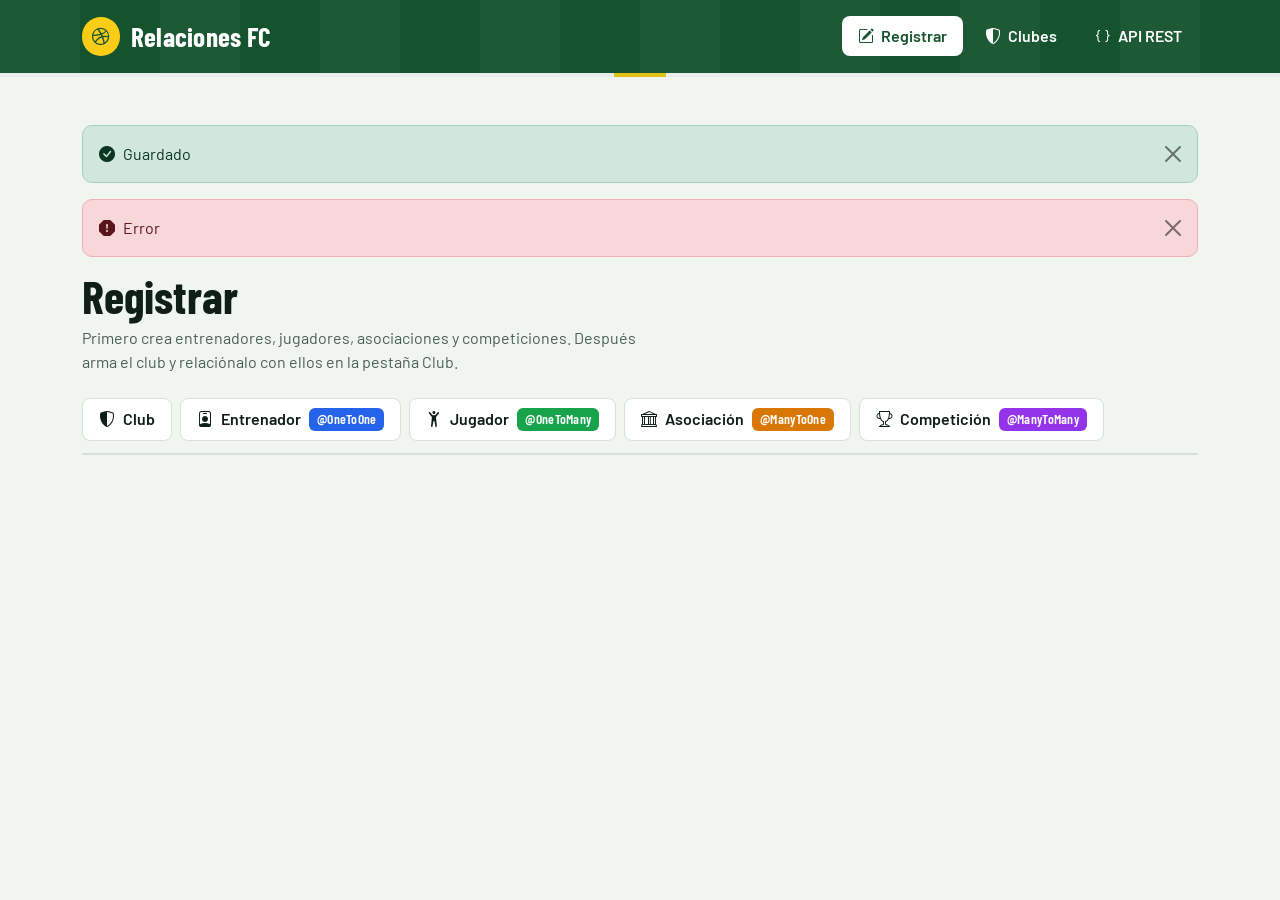
<file: src/main/resources/templates/index.html>
<!DOCTYPE html>
<html lang="es" xmlns:th="http://www.thymeleaf.org">
<head>
  <meta charset="UTF-8">
  <meta name="viewport" content="width=device-width, initial-scale=1">
  <title>Registrar | Relaciones FC</title>
  <link rel="stylesheet" href="https://cdn.jsdelivr.net/npm/bootstrap@5.3.3/dist/css/bootstrap.min.css">
  <link rel="stylesheet" href="https://cdn.jsdelivr.net/npm/bootstrap-icons@1.11.3/font/bootstrap-icons.min.css">
  <link rel="preconnect" href="https://fonts.googleapis.com">
  <link rel="preconnect" href="https://fonts.gstatic.com" crossorigin>
  <link rel="stylesheet" href="https://fonts.googleapis.com/css2?family=Barlow+Condensed:wght@600;700&family=Barlow:wght@400;500;600&display=swap">
  <link rel="stylesheet" href="../static/css/estadio.css" th:href="@{/css/estadio.css}">
</head>
<body>

<!-- ===== Encabezado para moverse entre las páginas ===== -->
<header class="marcador">
  <div class="container d-flex flex-wrap align-items-center justify-content-between gap-3 py-3">
    <a class="marca" th:href="@{/}">
      <span class="marca-balon"><i class="bi bi-dribbble"></i></span> Relaciones FC
    </a>
    <nav class="menu" aria-label="Secciones">
      <a class="activo" aria-current="page" th:href="@{/}"><i class="bi bi-pencil-square"></i> Registrar</a>
      <a th:href="@{/listar}"><i class="bi bi-shield-shaded"></i> Clubes</a>
      <a th:href="@{/api/clubes}" target="_blank"><i class="bi bi-braces"></i> API REST</a>
    </nav>
  </div>
</header>

<main class="container py-4 py-lg-5">

  <!-- Mensajes del controlador -->
  <div th:if="${ok}" class="alert alert-success alert-dismissible fade show d-flex gap-2" role="status">
    <i class="bi bi-check-circle-fill"></i><span th:text="${ok}">Guardado</span>
    <button type="button" class="btn-close" data-bs-dismiss="alert" aria-label="Cerrar"></button>
  </div>
  <div th:if="${error}" class="alert alert-danger alert-dismissible fade show d-flex gap-2" role="alert">
    <i class="bi bi-exclamation-octagon-fill"></i><span th:text="${error}">Error</span>
    <button type="button" class="btn-close" data-bs-dismiss="alert" aria-label="Cerrar"></button>
  </div>

  <div class="titulo mb-4">
    <h1>Registrar</h1>
    <p>Primero crea entrenadores, jugadores, asociaciones y competiciones. Después arma el club y relaciónalo con ellos en la pestaña Club.</p>
  </div>

  <!-- Pestañas: una por entidad -->
  <ul class="nav pestanas" role="tablist">
    <li class="nav-item" role="presentation">
      <button class="nav-link" th:classappend="${pestana == 'club'} ? 'active'" type="button"
              data-bs-toggle="pill" data-bs-target="#tab-club" role="tab" aria-controls="tab-club"><i class="bi bi-shield-shaded"></i> Club</button>
    </li>
    <li class="nav-item" role="presentation">
      <button class="nav-link" th:classappend="${pestana == 'entrenador'} ? 'active'" type="button"
              data-bs-toggle="pill" data-bs-target="#tab-entrenador" role="tab" aria-controls="tab-entrenador"><i class="bi bi-person-badge"></i> Entrenador <span class="rel rel-11">@OneToOne</span></button>
    </li>
    <li class="nav-item" role="presentation">
      <button class="nav-link" th:classappend="${pestana == 'jugador'} ? 'active'" type="button"
              data-bs-toggle="pill" data-bs-target="#tab-jugador" role="tab" aria-controls="tab-jugador"><i class="bi bi-person-arms-up"></i> Jugador <span class="rel rel-1n">@OneToMany</span></button>
    </li>
    <li class="nav-item" role="presentation">
      <button class="nav-link" th:classappend="${pestana == 'asociacion'} ? 'active'" type="button"
              data-bs-toggle="pill" data-bs-target="#tab-asociacion" role="tab" aria-controls="tab-asociacion"><i class="bi bi-bank"></i> Asociación <span class="rel rel-n1">@ManyToOne</span></button>
    </li>
    <li class="nav-item" role="presentation">
      <button class="nav-link" th:classappend="${pestana == 'competicion'} ? 'active'" type="button"
              data-bs-toggle="pill" data-bs-target="#tab-competicion" role="tab" aria-controls="tab-competicion"><i class="bi bi-trophy"></i> Competición <span class="rel rel-nm">@ManyToMany</span></button>
    </li>
  </ul>

  <div class="tab-content">

    <!-- ===================== CLUB ===================== -->
    <section class="tab-pane fade" th:classappend="${pestana == 'club'} ? 'show active'" id="tab-club" role="tabpanel">
      <div class="row g-4">
        <div class="col-lg-7">
          <form class="panel" th:action="@{/clubes/guardar}" th:object="${clubForm}" method="post">
            <h2 th:text="*{id == null} ? 'Nuevo club' : 'Editar club #' + *{id}">Nuevo club</h2>
            <input type="hidden" th:field="*{id}">

            <div class="mb-3">
              <label class="form-label" for="c-nombre">Nombre del club</label>
              <input type="text" class="form-control" id="c-nombre" th:field="*{nombre}" placeholder="Ej. Millonarios" required>
            </div>

            <div class="row g-3 mb-3">
              <div class="col-md-6">
                <label class="form-label" for="c-entrenador">Entrenador <span class="rel rel-11">@OneToOne</span></label>
                <select class="form-select" id="c-entrenador" th:field="*{entrenadorId}">
                  <option value="">Sin entrenador</option>
                  <option th:each="e : ${entrenadoresLibres}" th:value="${e.id}"
                          th:text="${e.nombreCompleto()} + ' (' + ${e.nacionalidad} + ')'">Alberto Gamero</option>
                </select>
                <div class="ayuda mt-1">Solo aparecen entrenadores que no dirigen otro club.</div>
              </div>
              <div class="col-md-6">
                <label class="form-label" for="c-asociacion">Asociación <span class="rel rel-n1">@ManyToOne</span></label>
                <select class="form-select" id="c-asociacion" th:field="*{asociacionId}">
                  <option value="">Sin asociación</option>
                  <option th:each="a : ${listaAsociaciones}" th:value="${a.id}"
                          th:text="${a.siglas} + ' - ' + ${a.nombre}">FCF</option>
                </select>
              </div>
            </div>

            <fieldset class="mb-3">
              <legend class="form-label">Plantel <span class="rel rel-1n">@OneToMany</span></legend>
              <div class="casillas" th:unless="${#lists.isEmpty(jugadoresLibres)}">
                <label class="casilla" th:each="j : ${jugadoresLibres}">
                  <input class="form-check-input" type="checkbox" th:field="*{jugadoresIds}" th:value="${j.id}">
                  <span class="dorsal dorsal-sm" th:text="${j.numero}">10</span>
                  <span th:text="${j.nombreCompleto()}">David Macalister Silva</span>
                </label>
              </div>
              <p class="vacio-mini" th:if="${#lists.isEmpty(jugadoresLibres)}">No hay jugadores libres. Créalos en la pestaña Jugador.</p>
            </fieldset>

            <fieldset class="mb-4">
              <legend class="form-label">Competiciones <span class="rel rel-nm">@ManyToMany</span></legend>
              <div class="casillas" th:unless="${#lists.isEmpty(listaCompeticiones)}">
                <label class="casilla" th:each="co : ${listaCompeticiones}">
                  <input class="form-check-input" type="checkbox" th:field="*{competicionesIds}" th:value="${co.id}">
                  <i class="bi bi-trophy text-warning"></i>
                  <span th:text="${co.nombre}">Copa Libertadores</span>
                </label>
              </div>
              <p class="vacio-mini" th:if="${#lists.isEmpty(listaCompeticiones)}">No hay competiciones. Créalas en la pestaña Competición.</p>
            </fieldset>

            <div class="d-flex flex-wrap gap-2">
              <button type="submit" class="btn btn-cancha"><i class="bi bi-check2-circle me-1"></i>
                <span th:text="*{id == null} ? 'Guardar club' : 'Guardar cambios'">Guardar club</span></button>
              <a class="btn btn-linea" th:if="*{id != null}" th:href="@{/}">Cancelar</a>
            </div>
          </form>
        </div>

        <div class="col-lg-5">
          <div class="panel">
            <h2>Clubes registrados <span class="text-secondary" th:text="'(' + ${#lists.size(listaClubes)} + ')'">(0)</span></h2>
            <ul class="registrados" th:unless="${#lists.isEmpty(listaClubes)}">
              <li th:each="c : ${listaClubes}">
                <span class="siglas" th:text="${#strings.substring(c.nombre, 0, 1)}">M</span>
                <div class="datos">
                  <strong th:text="${c.nombre}">Millonarios</strong>
                  <small th:text="${#lists.size(c.jugadores)} + ' jugadores · ' + ${#lists.size(c.competiciones)} + ' competiciones'">0 jugadores</small>
                </div>
                <div class="acciones">
                  <a class="btn btn-sm btn-linea" th:href="@{/clubes/{id}/editar(id=${c.id})}" title="Editar" aria-label="Editar"><i class="bi bi-pencil"></i></a>
                </div>
              </li>
            </ul>
            <p class="vacio-mini" th:if="${#lists.isEmpty(listaClubes)}">Aún no hay clubes.</p>
            <a class="btn btn-linea w-100 mt-3" th:href="@{/listar}">Ver clubes con todas sus relaciones</a>
          </div>
        </div>
      </div>
    </section>

    <!-- ===================== ENTRENADOR ===================== -->
    <section class="tab-pane fade" th:classappend="${pestana == 'entrenador'} ? 'show active'" id="tab-entrenador" role="tabpanel">
      <div class="row g-4">
        <div class="col-lg-5">
          <form class="panel" th:action="@{/entrenadores/guardar}" th:object="${entrenador}" method="post">
            <h2 th:text="*{id == null} ? 'Nuevo entrenador' : 'Editar entrenador #' + *{id}">Nuevo entrenador</h2>
            <input type="hidden" th:field="*{id}">
            <div class="row g-3">
              <div class="col-sm-6">
                <label class="form-label" for="e-nombre">Nombre</label>
                <input type="text" class="form-control" id="e-nombre" th:field="*{nombre}" placeholder="Alberto" required>
              </div>
              <div class="col-sm-6">
                <label class="form-label" for="e-apellido">Apellido</label>
                <input type="text" class="form-control" id="e-apellido" th:field="*{apellido}" placeholder="Gamero" required>
              </div>
              <div class="col-sm-4">
                <label class="form-label" for="e-edad">Edad</label>
                <input type="number" class="form-control" id="e-edad" th:field="*{edad}" min="18" max="100" required>
              </div>
              <div class="col-sm-8">
                <label class="form-label" for="e-nacionalidad">Nacionalidad</label>
                <input type="text" class="form-control" id="e-nacionalidad" th:field="*{nacionalidad}" placeholder="Colombiana">
              </div>
            </div>
            <div class="d-flex gap-2 mt-4">
              <button type="submit" class="btn btn-cancha"><i class="bi bi-check2-circle me-1"></i>Guardar entrenador</button>
              <a class="btn btn-linea" th:if="*{id != null}" th:href="@{/(pestana='entrenador')}">Cancelar</a>
            </div>
          </form>
        </div>
        <div class="col-lg-7">
          <div class="panel">
            <h2>Entrenadores <span class="text-secondary" th:text="'(' + ${#lists.size(listaEntrenadores)} + ')'">(0)</span></h2>
            <ul class="registrados" th:unless="${#lists.isEmpty(listaEntrenadores)}">
              <li th:each="e : ${listaEntrenadores}">
                <i class="bi bi-person-badge fs-4 text-primary"></i>
                <div class="datos">
                  <strong th:text="${e.nombreCompleto()}">Alberto Gamero</strong>
                  <small th:text="${e.edad} + ' años · ' + ${e.nacionalidad}">62 años · Colombiana</small>
                </div>
                <span class="estado estado-ocupado" th:if="${clubDelEntrenador.containsKey(e.id)}"
                      th:text="'Dirige ' + ${clubDelEntrenador.get(e.id)}">Dirige Millonarios</span>
                <span class="estado estado-libre" th:unless="${clubDelEntrenador.containsKey(e.id)}">Libre</span>
                <div class="acciones">
                  <a class="btn btn-sm btn-linea" th:href="@{/entrenadores/{id}/editar(id=${e.id})}" title="Editar" aria-label="Editar"><i class="bi bi-pencil"></i></a>
                  <form class="d-inline" method="post" th:action="@{/entrenadores/{id}/eliminar(id=${e.id})}"
                      onsubmit="return confirm('¿Eliminar este entrenador?');">
                  <button type="submit" class="btn btn-sm btn-linea text-danger" title="Eliminar" aria-label="Eliminar"><i class="bi bi-trash"></i></button>
                </form>
                </div>
              </li>
            </ul>
            <p class="vacio-mini" th:if="${#lists.isEmpty(listaEntrenadores)}">Aún no hay entrenadores.</p>
          </div>
        </div>
      </div>
    </section>

    <!-- ===================== JUGADOR ===================== -->
    <section class="tab-pane fade" th:classappend="${pestana == 'jugador'} ? 'show active'" id="tab-jugador" role="tabpanel">
      <div class="row g-4">
        <div class="col-lg-5">
          <form class="panel" th:action="@{/jugadores/guardar}" th:object="${jugador}" method="post">
            <h2 th:text="*{id == null} ? 'Nuevo jugador' : 'Editar jugador #' + *{id}">Nuevo jugador</h2>
            <input type="hidden" th:field="*{id}">
            <div class="row g-3">
              <div class="col-sm-6">
                <label class="form-label" for="j-nombre">Nombre</label>
                <input type="text" class="form-control" id="j-nombre" th:field="*{nombre}" placeholder="David" required>
              </div>
              <div class="col-sm-6">
                <label class="form-label" for="j-apellido">Apellido</label>
                <input type="text" class="form-control" id="j-apellido" th:field="*{apellido}" placeholder="Macalister Silva" required>
              </div>
              <div class="col-sm-4">
                <label class="form-label" for="j-numero">Número</label>
                <input type="number" class="form-control" id="j-numero" th:field="*{numero}" min="1" max="99" required>
              </div>
              <div class="col-sm-8">
                <label class="form-label" for="j-posicion">Posición</label>
                <select class="form-select" id="j-posicion" th:field="*{posicion}" required>
                  <option value="">Elige una posición</option>
                  <option value="Portero">Portero</option>
                  <option value="Defensa">Defensa</option>
                  <option value="Volante">Volante</option>
                  <option value="Delantero">Delantero</option>
                </select>
              </div>
            </div>
            <p class="ayuda mt-3 mb-0">El jugador se agrega a un club desde la pestaña Club.</p>
            <div class="d-flex gap-2 mt-3">
              <button type="submit" class="btn btn-cancha"><i class="bi bi-check2-circle me-1"></i>Guardar jugador</button>
              <a class="btn btn-linea" th:if="*{id != null}" th:href="@{/(pestana='jugador')}">Cancelar</a>
            </div>
          </form>
        </div>
        <div class="col-lg-7">
          <div class="panel">
            <h2>Jugadores <span class="text-secondary" th:text="'(' + ${#lists.size(listaJugadores)} + ')'">(0)</span></h2>
            <ul class="registrados" th:unless="${#lists.isEmpty(listaJugadores)}">
              <li th:each="j : ${listaJugadores}">
                <span class="dorsal" th:text="${j.numero}">10</span>
                <div class="datos">
                  <strong th:text="${j.nombreCompleto()}">David Macalister Silva</strong>
                  <small th:text="${j.posicion}">Volante</small>
                </div>
                <span class="estado estado-ocupado" th:if="${clubDelJugador.containsKey(j.id)}"
                      th:text="${clubDelJugador.get(j.id)}">Millonarios</span>
                <span class="estado estado-libre" th:unless="${clubDelJugador.containsKey(j.id)}">Libre</span>
                <div class="acciones">
                  <a class="btn btn-sm btn-linea" th:href="@{/jugadores/{id}/editar(id=${j.id})}" title="Editar" aria-label="Editar"><i class="bi bi-pencil"></i></a>
                  <form class="d-inline" method="post" th:action="@{/jugadores/{id}/eliminar(id=${j.id})}"
                      onsubmit="return confirm('¿Eliminar este jugador?');">
                  <button type="submit" class="btn btn-sm btn-linea text-danger" title="Eliminar" aria-label="Eliminar"><i class="bi bi-trash"></i></button>
                </form>
                </div>
              </li>
            </ul>
            <p class="vacio-mini" th:if="${#lists.isEmpty(listaJugadores)}">Aún no hay jugadores.</p>
          </div>
        </div>
      </div>
    </section>

    <!-- ===================== ASOCIACIÓN ===================== -->
    <section class="tab-pane fade" th:classappend="${pestana == 'asociacion'} ? 'show active'" id="tab-asociacion" role="tabpanel">
      <div class="row g-4">
        <div class="col-lg-5">
          <form class="panel" th:action="@{/asociaciones/guardar}" th:object="${asociacion}" method="post">
            <h2 th:text="*{id == null} ? 'Nueva asociación' : 'Editar asociación #' + *{id}">Nueva asociación</h2>
            <input type="hidden" th:field="*{id}">
            <div class="row g-3">
              <div class="col-sm-8">
                <label class="form-label" for="a-nombre">Nombre</label>
                <input type="text" class="form-control" id="a-nombre" th:field="*{nombre}" placeholder="Federación Colombiana de Fútbol" required>
              </div>
              <div class="col-sm-4">
                <label class="form-label" for="a-siglas">Siglas</label>
                <input type="text" class="form-control" id="a-siglas" th:field="*{siglas}" placeholder="FCF" maxlength="10" required>
              </div>
              <div class="col-sm-6">
                <label class="form-label" for="a-pais">País</label>
                <input type="text" class="form-control" id="a-pais" th:field="*{pais}" placeholder="Colombia">
              </div>
              <div class="col-sm-6">
                <label class="form-label" for="a-presidente">Presidente</label>
                <input type="text" class="form-control" id="a-presidente" th:field="*{presidente}" placeholder="Ramón Jesurún">
              </div>
            </div>
            <div class="d-flex gap-2 mt-4">
              <button type="submit" class="btn btn-cancha"><i class="bi bi-check2-circle me-1"></i>Guardar asociación</button>
              <a class="btn btn-linea" th:if="*{id != null}" th:href="@{/(pestana='asociacion')}">Cancelar</a>
            </div>
          </form>
        </div>
        <div class="col-lg-7">
          <div class="panel">
            <h2>Asociaciones <span class="text-secondary" th:text="'(' + ${#lists.size(listaAsociaciones)} + ')'">(0)</span></h2>
            <ul class="registrados" th:unless="${#lists.isEmpty(listaAsociaciones)}">
              <li th:each="a : ${listaAsociaciones}">
                <span class="siglas" th:text="${a.siglas}">FCF</span>
                <div class="datos">
                  <strong th:text="${a.nombre}">Federación Colombiana de Fútbol</strong>
                  <small th:text="${a.pais} + ' · Presidente: ' + ${a.presidente}">Colombia</small>
                </div>
                <div class="acciones">
                  <a class="btn btn-sm btn-linea" th:href="@{/asociaciones/{id}/editar(id=${a.id})}" title="Editar" aria-label="Editar"><i class="bi bi-pencil"></i></a>
                  <form class="d-inline" method="post" th:action="@{/asociaciones/{id}/eliminar(id=${a.id})}"
                      onsubmit="return confirm('¿Eliminar esta asociación?');">
                  <button type="submit" class="btn btn-sm btn-linea text-danger" title="Eliminar" aria-label="Eliminar"><i class="bi bi-trash"></i></button>
                </form>
                </div>
              </li>
            </ul>
            <p class="vacio-mini" th:if="${#lists.isEmpty(listaAsociaciones)}">Aún no hay asociaciones.</p>
          </div>
        </div>
      </div>
    </section>

    <!-- ===================== COMPETICIÓN ===================== -->
    <section class="tab-pane fade" th:classappend="${pestana == 'competicion'} ? 'show active'" id="tab-competicion" role="tabpanel">
      <div class="row g-4">
        <div class="col-lg-5">
          <form class="panel" th:action="@{/competiciones/guardar}" th:object="${competicion}" method="post">
            <h2 th:text="*{id == null} ? 'Nueva competición' : 'Editar competición #' + *{id}">Nueva competición</h2>
            <input type="hidden" th:field="*{id}">
            <div class="row g-3">
              <div class="col-sm-7">
                <label class="form-label" for="co-nombre">Nombre</label>
                <input type="text" class="form-control" id="co-nombre" th:field="*{nombre}" placeholder="Copa Libertadores" required>
              </div>
              <div class="col-sm-5">
                <label class="form-label" for="co-premio">Premio (USD)</label>
                <input type="number" class="form-control" id="co-premio" th:field="*{montoPremio}" min="0" required>
              </div>
              <div class="col-sm-6">
                <label class="form-label" for="co-inicio">Fecha de inicio</label>
                <input type="date" class="form-control" id="co-inicio" th:field="*{fechaInicio}" required>
              </div>
              <div class="col-sm-6">
                <label class="form-label" for="co-fin">Fecha de fin</label>
                <input type="date" class="form-control" id="co-fin" th:field="*{fechaFin}" required>
              </div>
            </div>
            <div class="d-flex gap-2 mt-4">
              <button type="submit" class="btn btn-cancha"><i class="bi bi-check2-circle me-1"></i>Guardar competición</button>
              <a class="btn btn-linea" th:if="*{id != null}" th:href="@{/(pestana='competicion')}">Cancelar</a>
            </div>
          </form>
        </div>
        <div class="col-lg-7">
          <div class="panel">
            <h2>Competiciones <span class="text-secondary" th:text="'(' + ${#lists.size(listaCompeticiones)} + ')'">(0)</span></h2>
            <ul class="registrados" th:unless="${#lists.isEmpty(listaCompeticiones)}">
              <li th:each="co : ${listaCompeticiones}">
                <i class="bi bi-trophy-fill fs-4 text-warning"></i>
                <div class="datos">
                  <strong th:text="${co.nombre}">Copa Libertadores</strong>
                  <small th:text="${#temporals.format(co.fechaInicio, 'dd/MM/yyyy')} + ' al ' + ${#temporals.format(co.fechaFin, 'dd/MM/yyyy')} + ' · Premio: $' + ${#numbers.formatInteger(co.montoPremio, 1, 'POINT')}">fechas</small>
                </div>
                <div class="acciones">
                  <a class="btn btn-sm btn-linea" th:href="@{/competiciones/{id}/editar(id=${co.id})}" title="Editar" aria-label="Editar"><i class="bi bi-pencil"></i></a>
                  <form class="d-inline" method="post" th:action="@{/competiciones/{id}/eliminar(id=${co.id})}"
                      onsubmit="return confirm('¿Eliminar esta competición?');">
                  <button type="submit" class="btn btn-sm btn-linea text-danger" title="Eliminar" aria-label="Eliminar"><i class="bi bi-trash"></i></button>
                </form>
                </div>
              </li>
            </ul>
            <p class="vacio-mini" th:if="${#lists.isEmpty(listaCompeticiones)}">Aún no hay competiciones.</p>
          </div>
        </div>
      </div>
    </section>

  </div>
</main>

<script src="https://cdn.jsdelivr.net/npm/bootstrap@5.3.3/dist/js/bootstrap.bundle.min.js"></script>
<script src="../static/js/app.js" th:src="@{/js/app.js}"></script>
</body>
</html>
</file>
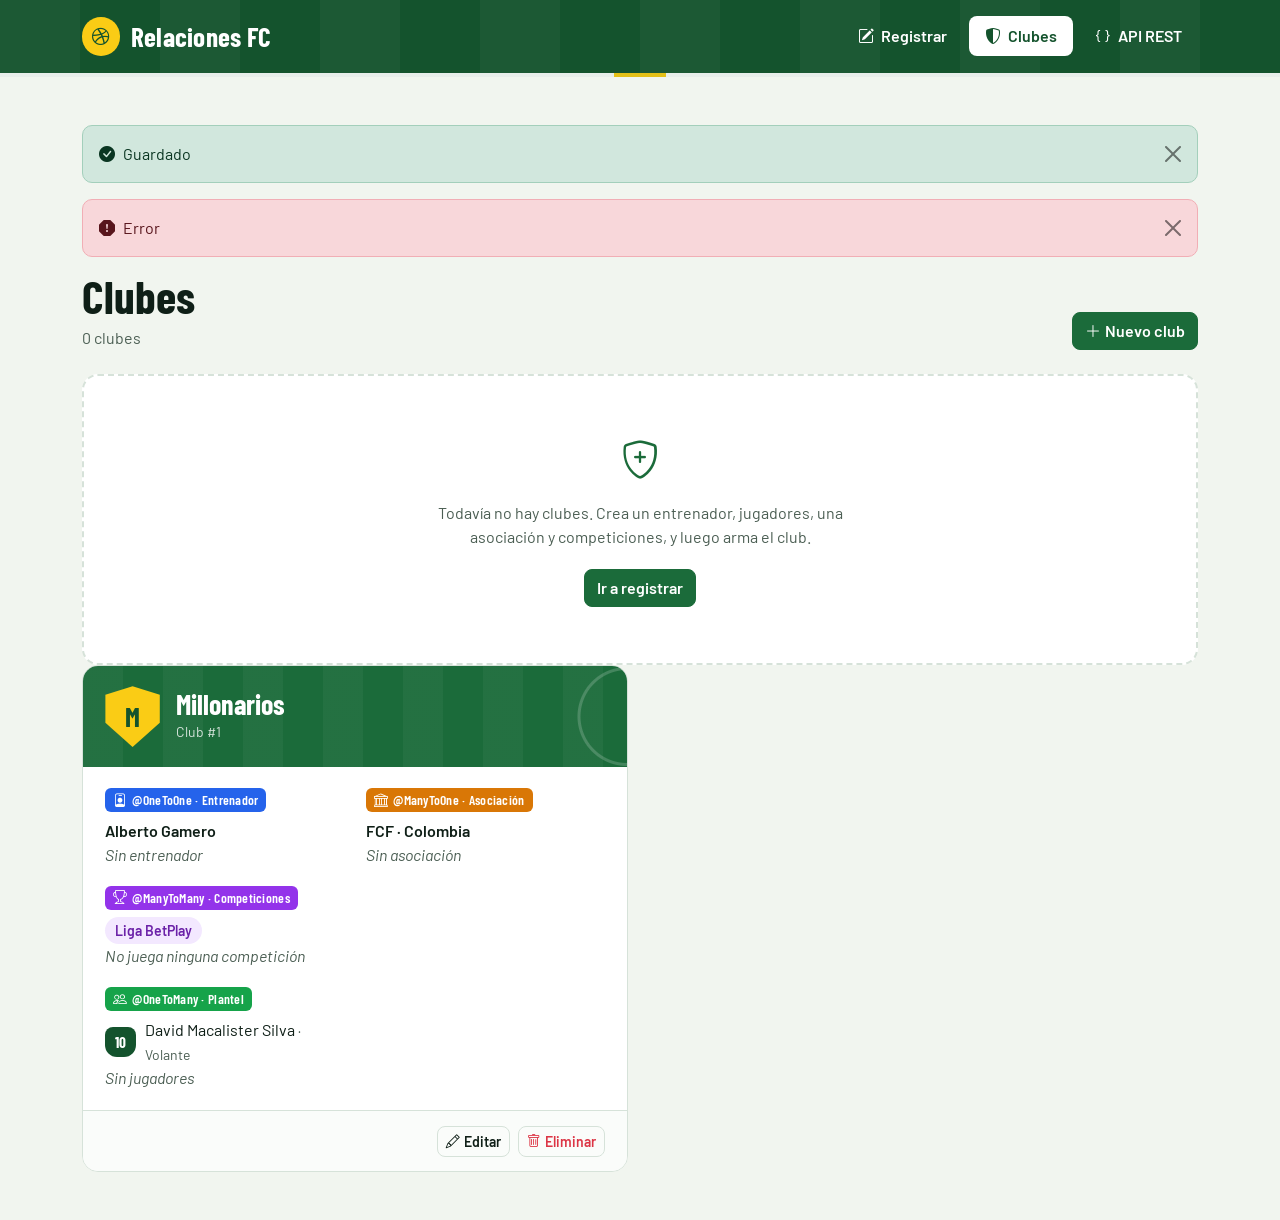
<file: src/main/resources/templates/listar.html>
<!DOCTYPE html>
<html lang="es" xmlns:th="http://www.thymeleaf.org">
<head>
  <meta charset="UTF-8">
  <meta name="viewport" content="width=device-width, initial-scale=1">
  <title>Clubes | Relaciones FC</title>
  <link rel="stylesheet" href="https://cdn.jsdelivr.net/npm/bootstrap@5.3.3/dist/css/bootstrap.min.css">
  <link rel="stylesheet" href="https://cdn.jsdelivr.net/npm/bootstrap-icons@1.11.3/font/bootstrap-icons.min.css">
  <link rel="preconnect" href="https://fonts.googleapis.com">
  <link rel="preconnect" href="https://fonts.gstatic.com" crossorigin>
  <link rel="stylesheet" href="https://fonts.googleapis.com/css2?family=Barlow+Condensed:wght@600;700&family=Barlow:wght@400;500;600&display=swap">
  <link rel="stylesheet" href="../static/css/estadio.css" th:href="@{/css/estadio.css}">
</head>
<body>

<!-- ===== Encabezado para moverse entre las páginas ===== -->
<header class="marcador">
  <div class="container d-flex flex-wrap align-items-center justify-content-between gap-3 py-3">
    <a class="marca" th:href="@{/}">
      <span class="marca-balon"><i class="bi bi-dribbble"></i></span> Relaciones FC
    </a>
    <nav class="menu" aria-label="Secciones">
      <a th:href="@{/}"><i class="bi bi-pencil-square"></i> Registrar</a>
      <a class="activo" aria-current="page" th:href="@{/listar}"><i class="bi bi-shield-shaded"></i> Clubes</a>
      <a th:href="@{/api/clubes}" target="_blank"><i class="bi bi-braces"></i> API REST</a>
    </nav>
  </div>
</header>

<main class="container py-4 py-lg-5">

  <!-- Mensajes del controlador -->
  <div th:if="${ok}" class="alert alert-success alert-dismissible fade show d-flex gap-2" role="status">
    <i class="bi bi-check-circle-fill"></i><span th:text="${ok}">Guardado</span>
    <button type="button" class="btn-close" data-bs-dismiss="alert" aria-label="Cerrar"></button>
  </div>
  <div th:if="${error}" class="alert alert-danger alert-dismissible fade show d-flex gap-2" role="alert">
    <i class="bi bi-exclamation-octagon-fill"></i><span th:text="${error}">Error</span>
    <button type="button" class="btn-close" data-bs-dismiss="alert" aria-label="Cerrar"></button>
  </div>

  <div class="d-flex flex-wrap align-items-end justify-content-between gap-3 mb-4">
    <div class="titulo">
      <h1>Clubes</h1>
      <p th:text="${#lists.size(clubes)} + ' club(es) con sus cuatro relaciones'">0 clubes</p>
    </div>
    <a class="btn btn-cancha" th:href="@{/}"><i class="bi bi-plus-lg me-1"></i>Nuevo club</a>
  </div>

  <!-- Sin clubes -->
  <div class="vacio" th:if="${#lists.isEmpty(clubes)}">
    <i class="bi bi-shield-plus"></i>
    <p>Todavía no hay clubes. Crea un entrenador, jugadores, una asociación y competiciones, y luego arma el club.</p>
    <a class="btn btn-cancha" th:href="@{/}">Ir a registrar</a>
  </div>

  <!-- Fichas de club -->
  <div class="row row-cols-1 row-cols-xl-2 g-4" th:unless="${#lists.isEmpty(clubes)}">
    <div class="col" th:each="c : ${clubes}">
      <article class="ficha">
        <header class="ficha-cabeza">
          <span class="escudo" th:text="${#strings.substring(c.nombre, 0, 1)}">M</span>
          <div>
            <h2 th:text="${c.nombre}">Millonarios</h2>
            <small th:text="'Club #' + ${c.id}">Club #1</small>
          </div>
        </header>

        <div class="ficha-cuerpo">
          <div class="bloque">
            <span class="rel rel-11"><i class="bi bi-person-badge"></i> @OneToOne · Entrenador</span>
            <p th:if="${c.entrenador != null}" th:text="${c.entrenador.nombreCompleto()}">Alberto Gamero</p>
            <p class="sin" th:if="${c.entrenador == null}">Sin entrenador</p>
          </div>

          <div class="bloque">
            <span class="rel rel-n1"><i class="bi bi-bank"></i> @ManyToOne · Asociación</span>
            <p th:if="${c.asociacion != null}" th:text="${c.asociacion.siglas} + ' · ' + ${c.asociacion.pais}">FCF · Colombia</p>
            <p class="sin" th:if="${c.asociacion == null}">Sin asociación</p>
          </div>

          <div class="bloque bloque-ancho">
            <span class="rel rel-nm"><i class="bi bi-trophy"></i> @ManyToMany · Competiciones</span>
            <div class="chips" th:unless="${#lists.isEmpty(c.competiciones)}">
              <span class="chip" th:each="co : ${c.competiciones}" th:text="${co.nombre}">Liga BetPlay</span>
            </div>
            <p class="sin" th:if="${#lists.isEmpty(c.competiciones)}">No juega ninguna competición</p>
          </div>

          <div class="bloque bloque-ancho">
            <span class="rel rel-1n"><i class="bi bi-people"></i>
              <span th:text="'@OneToMany · Plantel (' + ${#lists.size(c.jugadores)} + ')'">@OneToMany · Plantel</span></span>
            <ul class="plantel" th:unless="${#lists.isEmpty(c.jugadores)}">
              <li th:each="j : ${c.jugadores}">
                <span class="dorsal dorsal-sm" th:text="${j.numero}">10</span>
                <span><span th:text="${j.nombreCompleto()}">David Macalister Silva</span>
                  <small th:text="' · ' + ${j.posicion}"> · Volante</small></span>
              </li>
            </ul>
            <p class="sin" th:if="${#lists.isEmpty(c.jugadores)}">Sin jugadores</p>
          </div>
        </div>

        <footer class="ficha-pie">
          <a class="btn btn-sm btn-linea" th:href="@{/clubes/{id}/editar(id=${c.id})}"><i class="bi bi-pencil me-1"></i>Editar</a>
          <button type="button" class="btn btn-sm btn-linea text-danger"
                  data-bs-toggle="modal" data-bs-target="#modalEliminar"
                  th:data-ruta="@{/clubes/{id}/eliminar(id=${c.id})}" th:data-nombre="${c.nombre}"
                  th:data-jugadores="${#lists.size(c.jugadores)}">
            <i class="bi bi-trash me-1"></i>Eliminar
          </button>
        </footer>
      </article>
    </div>
  </div>
</main>

<!-- Confirmación: eliminar club (cascada) -->
<div class="modal fade" id="modalEliminar" tabindex="-1" aria-labelledby="tituloEliminar" aria-hidden="true">
  <div class="modal-dialog modal-dialog-centered">
    <div class="modal-content border-0 rounded-4">
      <div class="modal-body p-4">
        <h2 class="h4 fw-bold" id="tituloEliminar">¿Eliminar <span id="clubEliminar"></span>?</h2>
        <p class="text-secondary">También se eliminarán sus <strong id="jugadoresEliminar">0</strong> jugador(es), igual que un ON DELETE CASCADE.
          El entrenador, la asociación y las competiciones no se borran.</p>
        <form id="formEliminar" method="post" class="d-flex justify-content-end gap-2 mt-4">
          <button type="button" class="btn btn-linea" data-bs-dismiss="modal">Cancelar</button>
          <button type="submit" class="btn btn-danger">Eliminar club</button>
        </form>
      </div>
    </div>
  </div>
</div>

<script src="https://cdn.jsdelivr.net/npm/bootstrap@5.3.3/dist/js/bootstrap.bundle.min.js"></script>
<script src="../static/js/app.js" th:src="@{/js/app.js}"></script>
</body>
</html>
</file>
